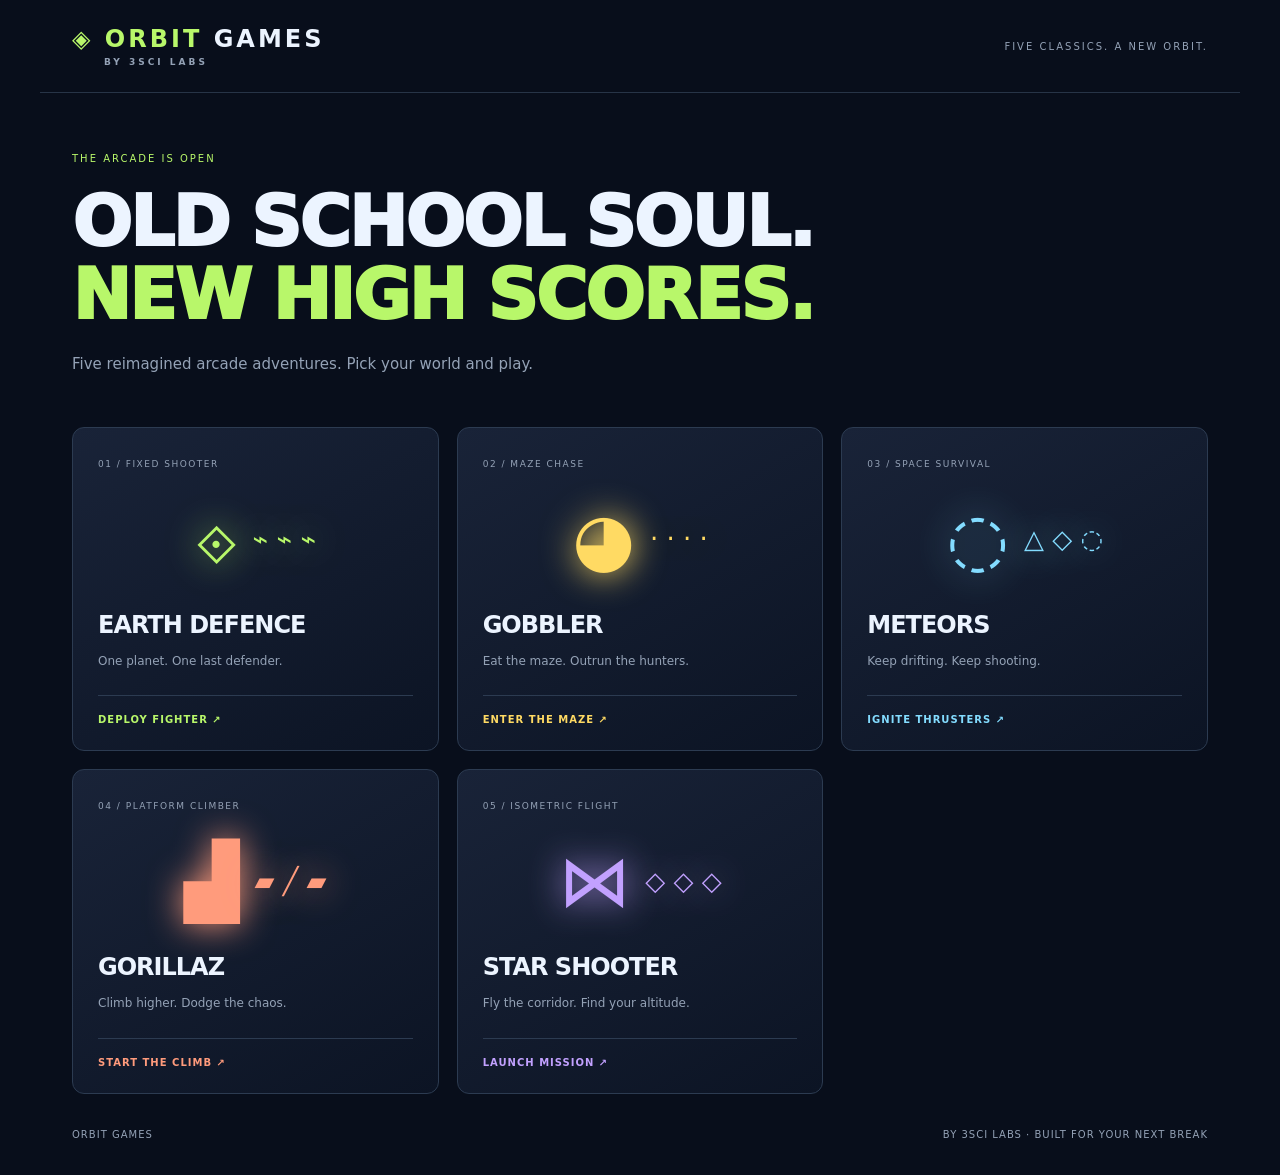
<file: index.html>
<!doctype html><html lang="en"><head><meta charset="utf-8"><meta name="viewport" content="width=device-width,initial-scale=1,viewport-fit=cover"><meta name="theme-color" content="#080e1b"><title>Orbit Games by 3Sci Labs</title><link rel="stylesheet" href="arcade.css"></head><body>
<header><a href="./" class="brand">◈ ORBIT <span>GAMES</span><small>BY 3SCI LABS</small></a><span class="tag">FIVE CLASSICS. A NEW ORBIT.</span></header>
<main><section class="hero"><span class="eyebrow">THE ARCADE IS OPEN</span><h1>OLD SCHOOL SOUL.<br><em>NEW HIGH SCORES.</em></h1><p>Five reimagined arcade adventures. Pick your world and play.</p></section>
<section class="library" aria-label="Choose a game">
<a class="card earth" href="earth-defence/"><span class="number">01 / FIXED SHOOTER</span><div class="art">⟐<span>⌁ ⌁ ⌁</span></div><h2>EARTH DEFENCE</h2><p>One planet. One last defender.</p><b>DEPLOY FIGHTER ↗</b></a>
<a class="card gobbler" href="play.html?game=gobbler"><span class="number">02 / MAZE CHASE</span><div class="art">◕<span>· · · ·</span></div><h2>GOBBLER</h2><p>Eat the maze. Outrun the hunters.</p><b>ENTER THE MAZE ↗</b></a>
<a class="card meteors" href="play.html?game=meteors"><span class="number">03 / SPACE SURVIVAL</span><div class="art">◌<span>△ ◇ ◌</span></div><h2>METEORS</h2><p>Keep drifting. Keep shooting.</p><b>IGNITE THRUSTERS ↗</b></a>
<a class="card gorillaz" href="play.html?game=gorillaz"><span class="number">04 / PLATFORM CLIMBER</span><div class="art">▟<span>▰ ╱ ▰</span></div><h2>GORILLAZ</h2><p>Climb higher. Dodge the chaos.</p><b>START THE CLIMB ↗</b></a>
<a class="card shooter" href="play.html?game=shooter"><span class="number">05 / ISOMETRIC FLIGHT</span><div class="art">⋈<span>◇ ◇ ◇</span></div><h2>STAR SHOOTER</h2><p>Fly the corridor. Find your altitude.</p><b>LAUNCH MISSION ↗</b></a>
</section><footer>ORBIT GAMES <span>BY 3SCI LABS · BUILT FOR YOUR NEXT BREAK</span></footer></main></body></html>
</file>
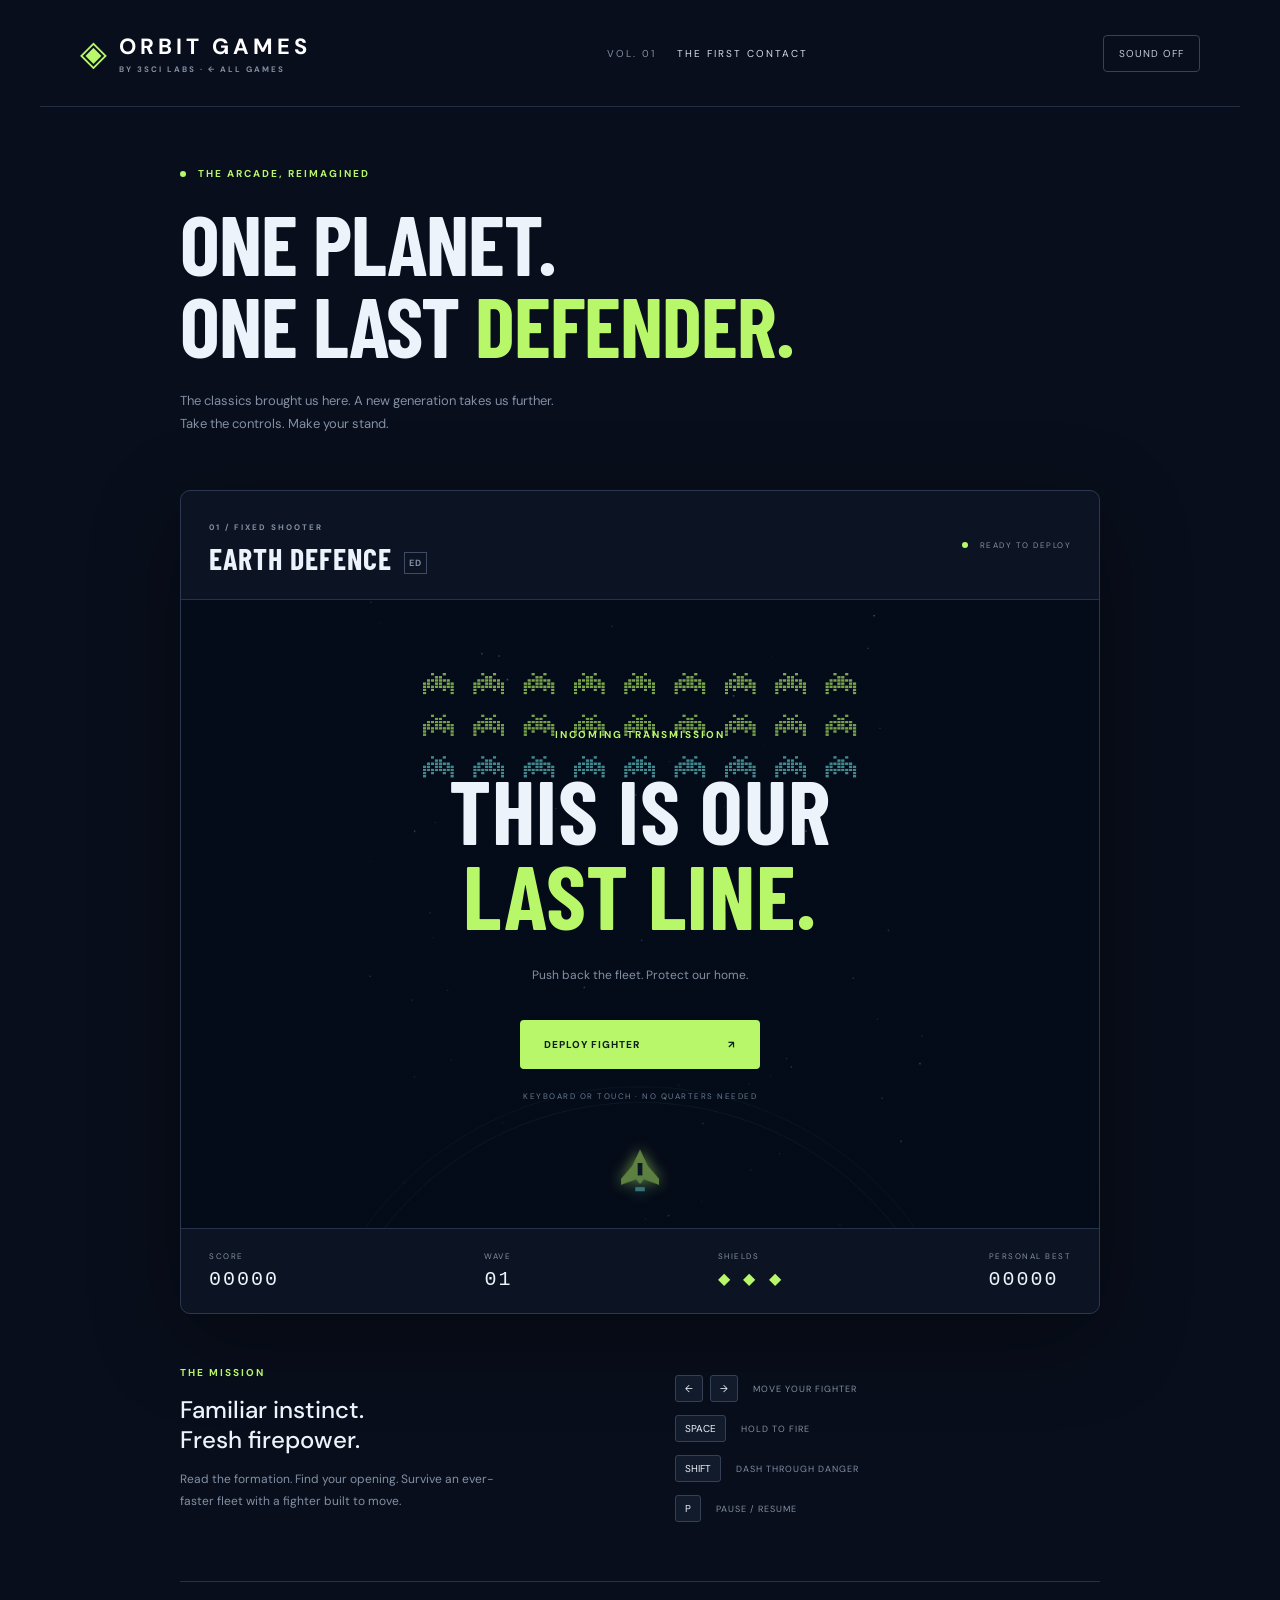
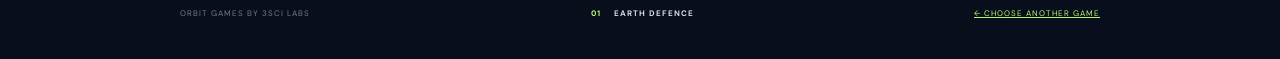
<file: earth-defence/index.html>
<!doctype html>
<html lang="en">
<head>
  <meta charset="UTF-8"><meta name="viewport" content="width=device-width, initial-scale=1, viewport-fit=cover">
  <meta name="theme-color" content="#080e20"><meta name="apple-mobile-web-app-capable" content="yes">
  <title>Earth Defence · Orbit Games by 3Sci Labs</title><link rel="stylesheet" href="style.css">
</head>
<body>
<header><a class="brand" href="../">◈ <span>ORBIT GAMES<small>BY 3SCI LABS · ← ALL GAMES</small></span></a><span class="edition">VOL. 01 <b>THE FIRST CONTACT</b></span><button id="sound" aria-label="Toggle sound">SOUND OFF</button></header>
<main>
  <section class="intro"><div class="eyebrow"><i></i> THE ARCADE, REIMAGINED</div><h1>One planet.<br>One last <em>defender.</em></h1><p>The classics brought us here. A new generation takes us further.<br>Take the controls. Make your stand.</p></section>
  <section class="cabinet">
    <div class="game-heading"><div><span class="eyebrow">01 / FIXED SHOOTER</span><h2>EARTH DEFENCE<span>ED</span></h2></div><span class="live"><i></i> READY TO DEPLOY</span></div>
    <div class="stage"><canvas id="game" width="720" height="800" aria-label="Earth Defence arcade game"></canvas><div id="overlay"><span class="eyebrow">INCOMING TRANSMISSION</span><h3>THIS IS OUR<br><em>LAST LINE.</em></h3><p>Push back the fleet. Protect our home.</p><button id="play">DEPLOY FIGHTER <span>↗</span></button><small>KEYBOARD OR TOUCH · NO QUARTERS NEEDED</small></div><button id="pause" aria-label="Pause game" hidden>Ⅱ</button></div>
    <div class="hud"><div><small>SCORE</small><strong id="score">00000</strong></div><div><small>WAVE</small><strong id="wave">01</strong></div><div><small>SHIELDS</small><strong id="lives">◆ ◆ ◆</strong></div><div><small>PERSONAL BEST</small><strong id="best">00000</strong></div></div>
    <div class="touch"><button id="left" aria-label="Move left">◀</button><button id="right" aria-label="Move right">▶</button><button id="dash">DASH</button><button id="fire">FIRE ●</button></div>
  </section>
  <section class="below"><div><span class="eyebrow">THE MISSION</span><h3>Familiar instinct.<br>Fresh firepower.</h3><p>Read the formation. Find your opening. Survive an ever-faster fleet with a fighter built to move.</p></div><div class="controls"><div><kbd>←</kbd><kbd>→</kbd><span>MOVE YOUR FIGHTER</span></div><div><kbd>SPACE</kbd><span>HOLD TO FIRE</span></div><div><kbd>SHIFT</kbd><span>DASH THROUGH DANGER</span></div><div><kbd>P</kbd><span>PAUSE / RESUME</span></div></div></section>
  <footer><span>ORBIT GAMES BY 3SCI LABS</span><b>01 <span>EARTH DEFENCE</span></b><a href="../" style="color:#b8f76a">← CHOOSE ANOTHER GAME</a></footer>
</main><script src="game.js"></script>
</body></html>
</file>
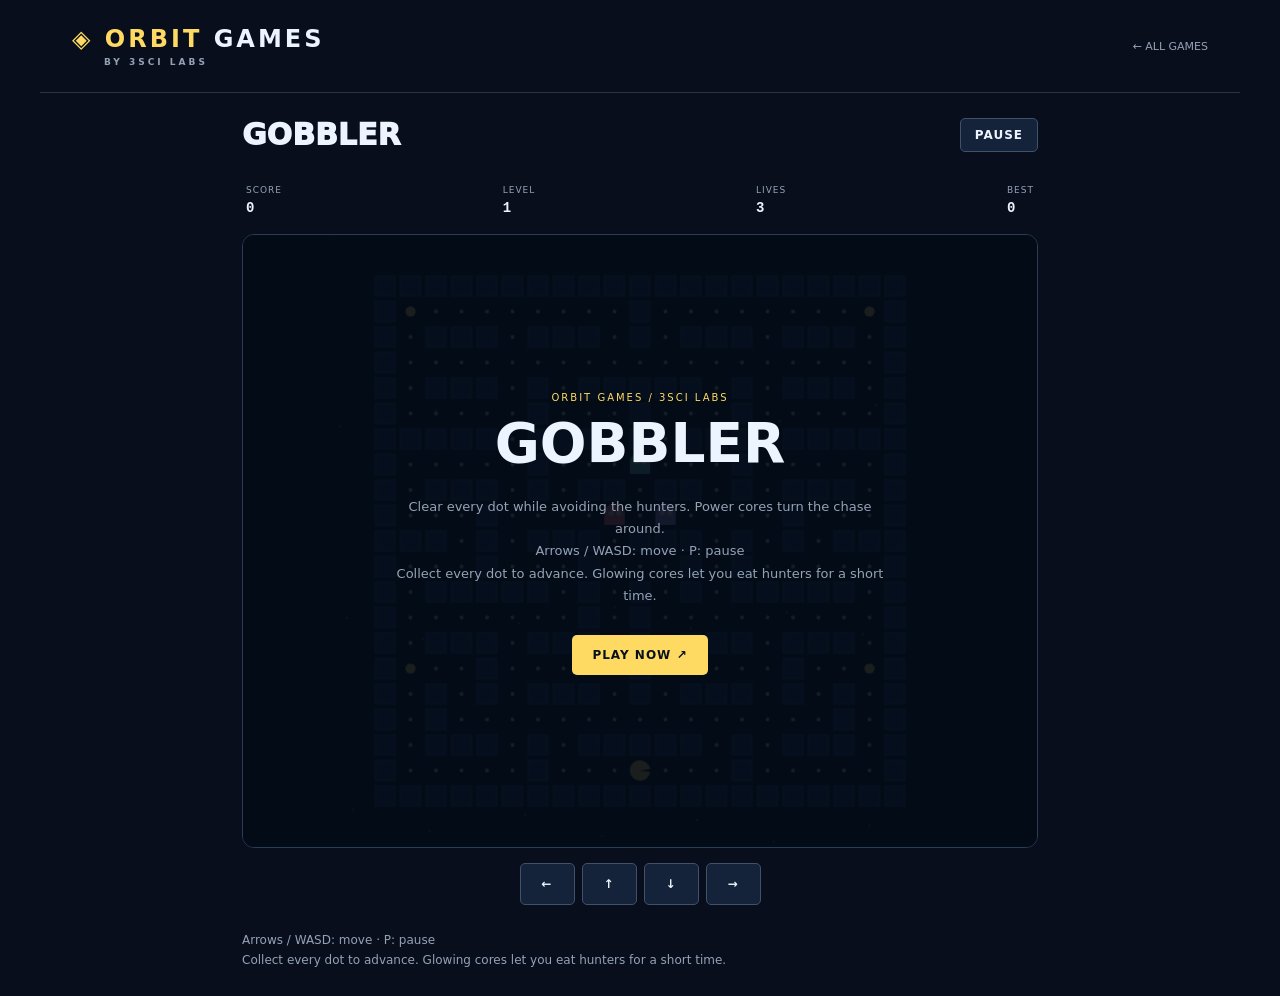
<file: play.html>
<!doctype html><html lang="en"><head><meta charset="utf-8"><meta name="viewport" content="width=device-width,initial-scale=1,viewport-fit=cover"><meta name="theme-color" content="#080e1b"><title>Play · Orbit Games by 3Sci Labs</title><link rel="stylesheet" href="arcade.css"></head><body><header><a class="brand" href="./">◈ ORBIT <span>GAMES</span><small>BY 3SCI LABS</small></a><a class="back" href="./">← ALL GAMES</a></header><main class="game-layout"><div class="play-head"><h1 id="title"></h1><button id="pause">PAUSE</button></div><div class="stats"><div><span>SCORE</span><b id="score">0</b></div><div><span>LEVEL</span><b id="level">1</b></div><div><span>LIVES</span><b id="lives">3</b></div><div><span>BEST</span><b id="best">0</b></div></div><div class="screen"><canvas id="game" width="720" height="720" aria-label="Arcade game"></canvas><div class="overlay" id="overlay"><span class="eyebrow">ORBIT GAMES / 3SCI LABS</span><h2 id="message"></h2><p id="description"></p><button id="start">PLAY NOW ↗</button></div></div><div id="touch" class="touch"></div><p class="help" id="help"></p></main><script src="games.js"></script></body></html>
</file>
<file: arcade.css>
:root{color-scheme:dark;--bg:#080e1b;--ink:#ecf4ff;--accent:#b8f76a;--muted:#94a2b6}*{box-sizing:border-box}body{margin:0;background:var(--bg);color:var(--ink);font:15px system-ui,sans-serif}header{max-width:1200px;margin:auto;padding:25px 32px;border-bottom:1px solid #273447;display:flex;justify-content:space-between;align-items:center}.brand{font-weight:900;font-size:24px;letter-spacing:3px;text-decoration:none;color:var(--accent)}.brand span{color:var(--ink)}.brand small{display:block;font-size:9px;letter-spacing:3px;color:var(--muted);padding-left:32px;margin-top:4px}.tag,.eyebrow{font-size:10px;letter-spacing:2px;color:var(--muted)}main{max-width:1200px;margin:auto;padding:0 32px}.hero{padding:55px 0 35px}.eyebrow{color:var(--accent)}h1{font-size:clamp(36px,6vw,70px);font-weight:950;line-height:1.04;letter-spacing:-2px;margin:20px 0}em{font-style:normal;color:var(--accent)}p{color:var(--muted);line-height:1.7}.library{display:grid;grid-template-columns:repeat(3,1fr);gap:18px}.card{--c:#b8f76a;display:block;text-decoration:none;color:var(--ink);background:linear-gradient(150deg,#192338,#0c1424);border:1px solid #2c3b51;border-radius:12px;padding:25px;transition:transform .2s,border-color .2s}.card:hover{transform:translateY(-5px);border-color:var(--c)}.number{font-size:9px;color:var(--muted);letter-spacing:1.5px}.art{height:135px;display:flex;align-items:center;justify-content:center;font-size:72px;color:var(--c);text-shadow:0 0 35px var(--c);gap:15px}.art span{font-size:26px}.card h2{font-size:24px;letter-spacing:-1px;margin:5px 0}.card p{font-size:12px}.card b{display:block;border-top:1px solid #2c3b51;padding-top:18px;margin-top:24px;font-size:10px;letter-spacing:1px;color:var(--c)}.gobbler{--c:#ffda63}.meteors{--c:#83dcff}.gorillaz{--c:#ff9b7c}.shooter{--c:#c2a1ff}footer{padding:35px 0;font-size:10px;letter-spacing:1px;color:var(--muted);display:flex;justify-content:space-between}.play-head{display:flex;align-items:center;justify-content:space-between;padding:25px 0 15px}.play-head h1{font-size:30px;margin:0;letter-spacing:0}.back{color:var(--muted);font-size:11px;text-decoration:none}.game-layout{max-width:860px;margin:auto}.screen{position:relative;background:#040b17;border:1px solid #2b3c56;border-radius:12px;overflow:hidden}.screen canvas{display:block;width:100%;height:auto;max-height:68vh;object-fit:contain;touch-action:none}.overlay{position:absolute;inset:0;background:#040b17e8;display:flex;flex-direction:column;align-items:center;justify-content:center;text-align:center;padding:25px}.overlay h2{font-size:clamp(28px,6vw,55px);margin:8px 0}.overlay p{max-width:490px;font-size:13px;white-space:pre-line}.overlay[hidden]{display:none}button{font:700 12px system-ui;letter-spacing:1px;border:1px solid #40516c;border-radius:5px;padding:13px 20px;background:#15233a;color:var(--ink);cursor:pointer;touch-action:none}button:hover{border-color:var(--accent)}#start{color:#08121c;background:var(--accent);border:0;margin:15px}#pause{padding:9px 14px}.stats{display:flex;gap:25px;justify-content:space-between;padding:18px 4px;font:14px monospace}.stats span{color:var(--muted);font:9px system-ui;letter-spacing:1px;display:block;margin-bottom:5px}.help{font-size:12px;margin:10px 0 25px;white-space:pre-line}.touch{display:flex;gap:7px;justify-content:center;flex-wrap:wrap;padding:15px 0}.touch button{min-width:55px;user-select:none;-webkit-user-select:none}.touch button:active{background:var(--accent);color:#08121c}@media(max-width:800px){.library{grid-template-columns:repeat(2,1fr)}.tag{display:none}}@media(max-width:520px){header{padding:20px}main{padding:0 15px}.hero{padding:35px 5px 25px}.library{grid-template-columns:1fr}.card{padding:20px}.art{height:100px}.card h2{font-size:27px}.screen canvas{max-height:62vh}.stats{gap:10px;font-size:12px}.brand{font-size:20px}footer span{max-width:150px;text-align:right}.overlay p{font-size:11px}}
</file>
<file: earth-defence/style.css>
@import url('https://fonts.googleapis.com/css2?family=Barlow+Condensed:wght@600;700;800;900&family=DM+Sans:wght@400;500;600;700&display=swap');
:root{color-scheme:dark;--bg:#080e1b;--mint:#b8f76a;--muted:#8390a4}*{box-sizing:border-box}body{margin:0;background:var(--bg);color:#edf3fa;font-family:'DM Sans',sans-serif}header{max-width:1200px;margin:auto;padding:30px 40px;display:flex;align-items:center;justify-content:space-between;border-bottom:1px solid #233044}.brand{display:flex;gap:12px;color:var(--mint);text-decoration:none;font-size:35px;align-items:center}.brand span{font-size:22px;letter-spacing:4px;font-weight:700;color:#fff}.brand small{display:block;font-size:8px;letter-spacing:2px;color:var(--muted);margin-top:3px}.edition{font-size:10px;letter-spacing:2px;color:var(--muted)}.edition b{color:#d4deeb;margin-left:16px;font-weight:400}button{font-family:inherit;cursor:pointer;border:1px solid #36425a;background:transparent;color:#c3cedc;border-radius:4px;padding:11px 15px;font-size:10px;letter-spacing:1px}button:hover{border-color:var(--mint);color:var(--mint)}main{max-width:1000px;margin:auto;padding:0 40px}.intro{padding:60px 0 42px}.eyebrow{font-size:10px;letter-spacing:2px;font-weight:700;color:var(--mint)}i{display:inline-block;width:6px;height:6px;border-radius:50%;background:var(--mint);margin-right:8px}h1{font-family:'Barlow Condensed',Impact,sans-serif;text-transform:uppercase;font-size:clamp(52px,7vw,84px);line-height:.98;letter-spacing:-1px;margin:22px 0}em{font-style:normal;color:var(--mint)}p{color:var(--muted);font-size:13px;line-height:1.8}.cabinet{border:1px solid #2b3850;background:#0c1424;border-radius:10px;overflow:hidden;box-shadow:0 24px 90px #0005}.game-heading{padding:23px 28px;display:flex;align-items:center;justify-content:space-between}.game-heading .eyebrow{font-size:8px;color:var(--muted)}h2{font-family:'Barlow Condensed',Impact,sans-serif;font-size:30px;letter-spacing:1px;margin:5px 0 0}h2 span{font-family:'DM Sans',sans-serif;font-size:9px;border:1px solid #3d4c64;color:var(--muted);padding:4px;margin-left:12px;vertical-align:middle}.live{font-size:8px;letter-spacing:1.5px;color:var(--muted)}.stage{position:relative;background:#050b18;border-block:1px solid #25324a;height:min(70vh,670px);min-height:400px;overflow:hidden}canvas{display:block;width:100%;height:100%;object-fit:contain}#overlay{position:absolute;inset:0;display:flex;align-items:center;justify-content:center;flex-direction:column;background:linear-gradient(#040b1830,#040b1888);text-align:center}#overlay h3{font-family:'Barlow Condensed',Impact,sans-serif;font-size:clamp(50px,9vw,90px);line-height:.95;margin:26px 0 15px;letter-spacing:1px}#overlay p{font-size:12px}#play{background:var(--mint);color:#11201a;border:0;font-weight:800;padding:18px 24px;width:240px;margin-top:22px;display:flex;justify-content:space-between}#overlay small{font-size:8px;letter-spacing:1.5px;color:#69798e;margin-top:22px}#pause{position:absolute;right:15px;top:15px;background:#101a2d}.hud{display:flex;justify-content:space-between;padding:22px 28px}.hud small{display:block;color:var(--muted);font-size:8px;letter-spacing:1.5px;margin-bottom:7px}.hud strong{font-family:monospace;font-size:20px;font-weight:400;letter-spacing:2px}#lives{color:var(--mint);font-size:16px}.touch{display:none;gap:8px;padding:0 16px 16px;touch-action:none}.touch button{flex:1;padding:18px 5px;background:#18253a}.touch #fire{background:var(--mint);color:#11201a}.below{display:grid;grid-template-columns:1fr 1fr;gap:70px;padding:46px 0}.below h3{font-size:24px;line-height:1.25;font-weight:500;margin:14px 0}.below p{max-width:340px;font-size:12px}.controls{padding-top:15px}.controls div{display:flex;gap:7px;align-items:center;margin-bottom:13px}.controls span{font-size:9px;letter-spacing:1px;color:var(--muted);margin-left:8px}kbd{font-family:inherit;font-size:10px;padding:6px 9px;border:1px solid #354057;border-radius:3px;background:#111b2b}footer{border-top:1px solid #263248;padding:26px 0 40px;display:flex;justify-content:space-between;font-size:8px;letter-spacing:1px;color:#6f7d92}footer b{color:var(--mint)}footer b span{color:#d6dfeb;margin-left:10px}@media(pointer:coarse){.touch{display:flex}}@media(max-width:600px){header{padding:20px}.edition{display:none}main{padding:0 16px}.intro{padding:35px 5px 25px}.intro p br{display:none}.game-heading{padding:18px}.live{display:none}.stage{height:57vh;min-height:340px}.hud{padding:18px 12px}.hud strong{font-size:16px}.hud small{font-size:7px}.below{gap:24px;grid-template-columns:1fr;padding:30px 5px}.controls{padding:0}.below p{max-width:100%}footer{gap:20px;line-height:1.8}footer>span:last-child{max-width:100px}}
</file>
